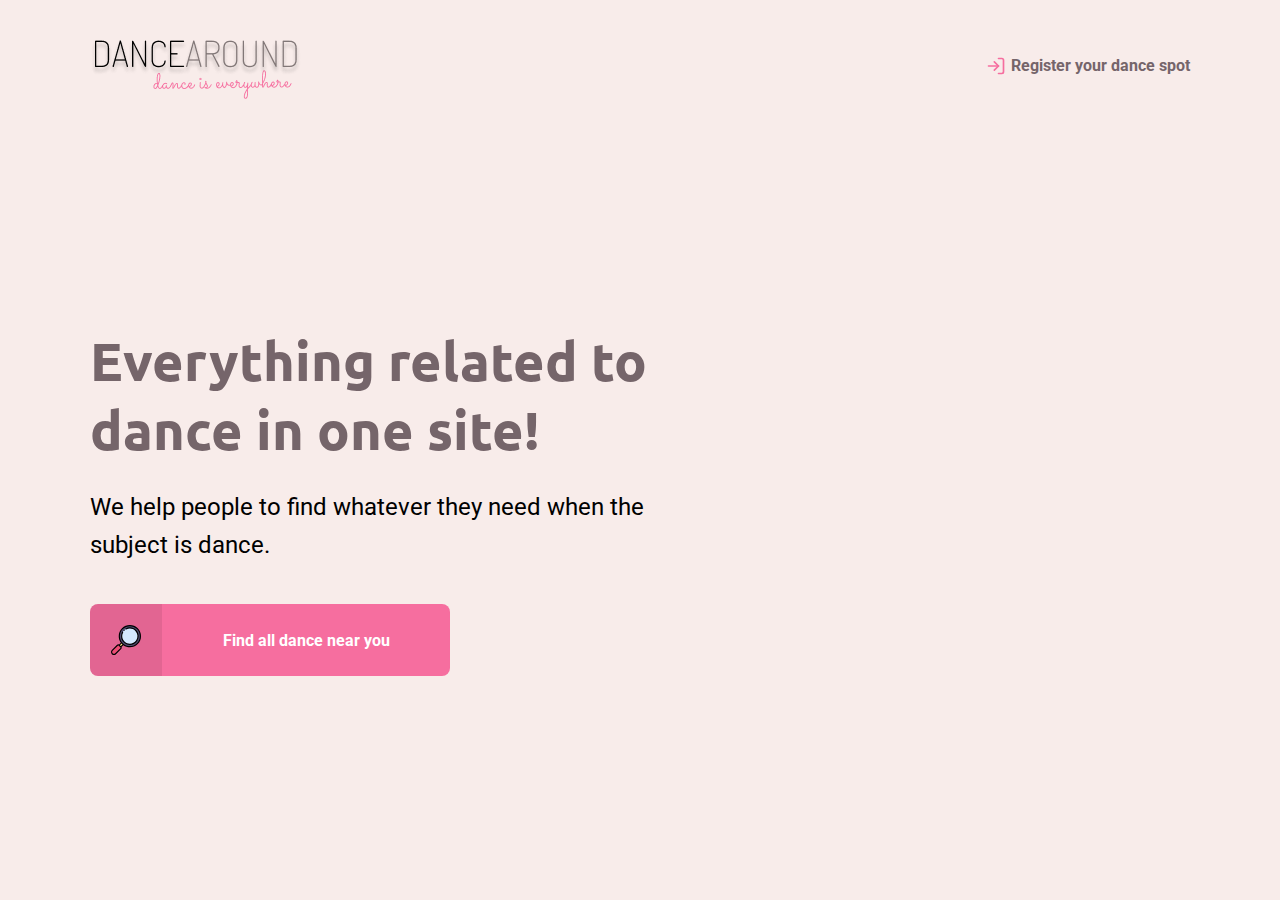
<file: index.html>
<!DOCTYPE html>
<html lang="pt-BR">
<head>
    <meta charset="UTF-8">
    <meta name="viewport" content="width=device-width, initial-scale=1.0">
    <title>Dancing Around</title>

    <link href="https://fonts.googleapis.com/css2?family=Roboto:wght@300;700&display=swap" rel="stylesheet">
    <link href="https://fonts.googleapis.com/css2?family=Ubuntu:wght@700&display=swap" rel="stylesheet">
    
    <link rel="stylesheet" href="/styles/main.css">
    <link rel="stylesheet" href="/styles/home.css">
    <link rel="stylesheet" href="/styles/responsive.css">
    

</head>
<body>

    <div id="page-home">

        <div class="content">

            <header>
                <img src="/assets/logo.png" alt="Logo">
                <a href="#">
                    <span></span>
                    Register your dance spot
                </a>
            </header>

            <main>
            
                <h1>Everything related to dance in one site!</h1>
            
                <p>We help people to find whatever they need when the subject is dance.</p>

                <a href="#"> <span></span> <strong>Find all dance near you</strong></a>           
                    
                      
            </main>
        </div>

    </div>

    

    
    
</body>
</html>
</file>
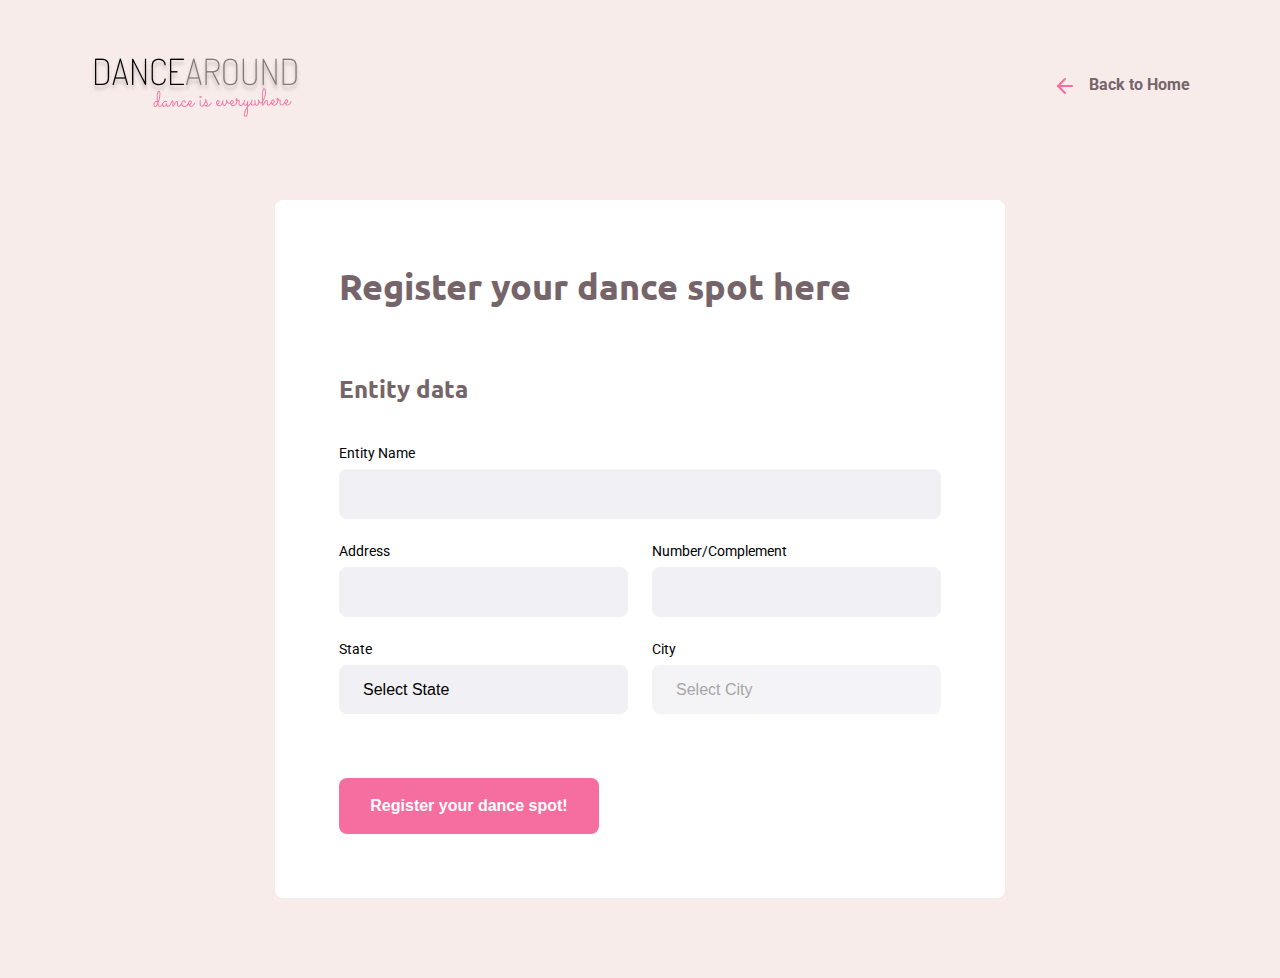
<file: create-point.html>
<!DOCTYPE html>
<html lang="pt-BR">
<head>
    <meta charset="UTF-8">
    <meta name="viewport" content="width=device-width, initial-scale=1.0">
    <title>Create a place</title>

    <link href="https://fonts.googleapis.com/css2?family=Roboto:wght@300;700&display=swap" rel="stylesheet">
    <link href="https://fonts.googleapis.com/css2?family=Ubuntu:wght@700&display=swap" rel="stylesheet">
    
    <link rel="stylesheet" href="/styles/main.css">
    <link rel="stylesheet" href="/styles/create-point.css">
    <link rel="stylesheet" href="/styles/responsive.css">
    

</head>
<body>

    <div id="page-create-point">
       
            <header>
                <img src="/assets/logo.png" alt="Logo">
                <a href="#">
                    <span></span>
                    Back to Home
                </a>
            </header>

            <form action="">

                <h1>Register your dance spot here</h1>

                <fieldset>
                    <legend>
                        <h2>Entity data</h2>
                    </legend>

                    <div class="field">
                        <label for="">Entity Name</label>
                        <input type="text" name="name">
                    </div>

                    <div class="field-group">
                        <div class="field">
                            <label for="address">Address</label>
                            <input type="text" name="address">
                        </div>
                        <div class="field">
                            <label for="address2">Number/Complement</label>
                            <input type="text" name="address2">
                        </div>
                    </div>

                    <div class="field-group">
                        <div class="field">
                            <label for="state">State</label>
                            <select name="uf">
                                <option value="">Select State</option>
                            </select>

                            <input type="hidden" name="state">
                            
                        </div>
                        <div class="field">
                            <label for="city">City</label>
                            <select name="city" disabled>
                                <option value="">Select City</option>
                            </select>

                        </div>
                    </div>

                </fieldset>

               

                <button type="submit">Register your dance spot!</button>


            </form>
        

                 
    </div>   

    <script src="/scripts/create-point.js"></script>
    
</body>
</html>
</file>
<file: styles/main.css>
:root{
    --title-color: rgb(117, 101, 106);
    --primary-color: #F66E9F;
}

*{

    margin: 0;
    padding: 0;
    box-sizing: border-box;
}

html{
    font-family: "Roboto", sans-serif;
}

body{
    background: rgba(247, 233, 231, 0.877);
    -webkit-font-smoothing: antialiased;
}

a{
    text-decoration: none;
}

h1, h2, h3, h4, h5, h6{

    font-family: 'Ubuntu', sans-serif;
    color: var(--title-color);
}
</file>
<file: styles/home.css>
#page-home{

   
    height: 100vh;

    background: url("https://images.unsplash.com/photo-1502124781964-575d259e5433?ixlib=rb-1.2.1&auto=format&fit=crop&w=1500&q=80") no-repeat;
    background-size: cover;
}

#page-home .content{

    width: 90%;
    max-width: 1100px;
    height: 100%;

    margin: 0 auto;

    display: flex;
    flex-direction: column;    
}

#page-home header{

    margin-top: 30px;

    display: flex;
    align-items: center;
    justify-content: space-between;
}

#page-home header a{

    display: flex;

    color: var(--title-color);
    font-weight: 700;
}

#page-home header a span{

    margin-right: 5px;
    display: flex;

    background-image: url("../assets/log-in.svg");

    width: 20px;
    height: 20px;
}

#page-home main{

    max-width: 560px;

    flex: 1;

    display: flex;
    flex-direction: column;
    justify-content: center;

}

#page-home main h1{

    font-size: 54px;
}

#page-home main p{

    font-size: 24px;
    line-height: 38px;
    margin-top: 24px;
}

#page-home main a{

    width: 100%;
    max-width: 360px;
    height: 72px;

    border-radius: 8px;

    display: flex;
    align-items: center;

    margin-top: 40px;

    background-color: var(--primary-color);
    color: white;

    transition: 400ms;

}

#page-home main a:hover{
    
    background-color: white;
    color: var(--primary-color);
}

#page-home main a span{

    width: 72px;
    height: 72px;

    border-top-left-radius: 8px;
    border-bottom-left-radius: 8px;

    background-color: rgba(0, 0, 0, 0.08);

    display: flex;
    align-items: center;
    justify-content: center;
}

#page-home main a span::after{

    content: "";
    background-image: url(../assets/search.svg);

    width: 30px;
    height: 30px;
}

#page-home main a strong{

    flex: 1;
    text-align: center;
}
</file>
<file: styles/responsive.css>
@media (max-width: 900px){
    #page-home{
        background-position-x: 70vw;
    }

    #page-home .content{
        align-items: center;
        text-align: center;
    }

    #page-home header a{
        position: absolute;
        bottom: 48px;

        left: 50%;
        transform: translateX(-50%);
    }

    #page-home main{
        align-items: center;
    }

}

@media (min-width: 1700){
    #page-home{
        background-position-x: 40vw;
    }

}

@media (max-height: 760px){
    #page-home{
        background-position-y: 200px;
    }

}
</file>
<file: styles/create-point.css>
#page-create-point{
    
    width: 90%;
    max-width: 1100px;

    margin: 0 auto;
}

#page-create-point header{
    
    margin-top: 48px;
    display: flex;
    justify-content: space-between;
    align-items: center;
}

#page-create-point header a{
    
    color: var(--title-color);
    font-weight: bold;

    display: flex;
    align-items: center;
}

#page-create-point header a span{

    margin-right: 16px;    
    background-image: url(../assets/arrow-left.svg);
    
    display: flex;

    width: 20px;
    height: 20px;
}

form{

    background-color: white;

    margin: 80px auto;
    padding: 64px;

    border-radius: 8px;

    max-width: 730px;
}

form h1{

    font-size: 36px;
}

form fieldset{

    margin-top: 64px;

    border: 0;
}

form legend{
    
    margin-bottom: 40px;
}

form legend h2{

    font-size: 24px;
}

form .field{

    flex: 1;

    display: flex;
    flex-direction: column;

    margin-bottom: 24px;
}

form .field-group{

    display: flex;
}

form input,
form select{
    
    background-color: #f0f0f5;

    border: 0;
    padding: 16px 24px;
    font-size: 16px;

    border-radius: 8px;
}

form select{

    -webkit-appearance: none;
    -moz-appearance: none;
    appearance: none;
}

form label{

    font-size: 14px;
    margin-bottom: 8px;
}

form .field-group  .field + .field{

    margin-left: 24px;
}

form button{

    width: 260px;
    height: 56px;

    background-color: var(--primary-color);
    border-radius: 8px;

    color: white;
    font-weight: bold;
    font-size: 16px;

    border: 0;

    margin-top: 40px;

    transition: background-color 400ms;
}

form button:hover{

    background-color: rgb(245, 163, 183);


}
</file>
